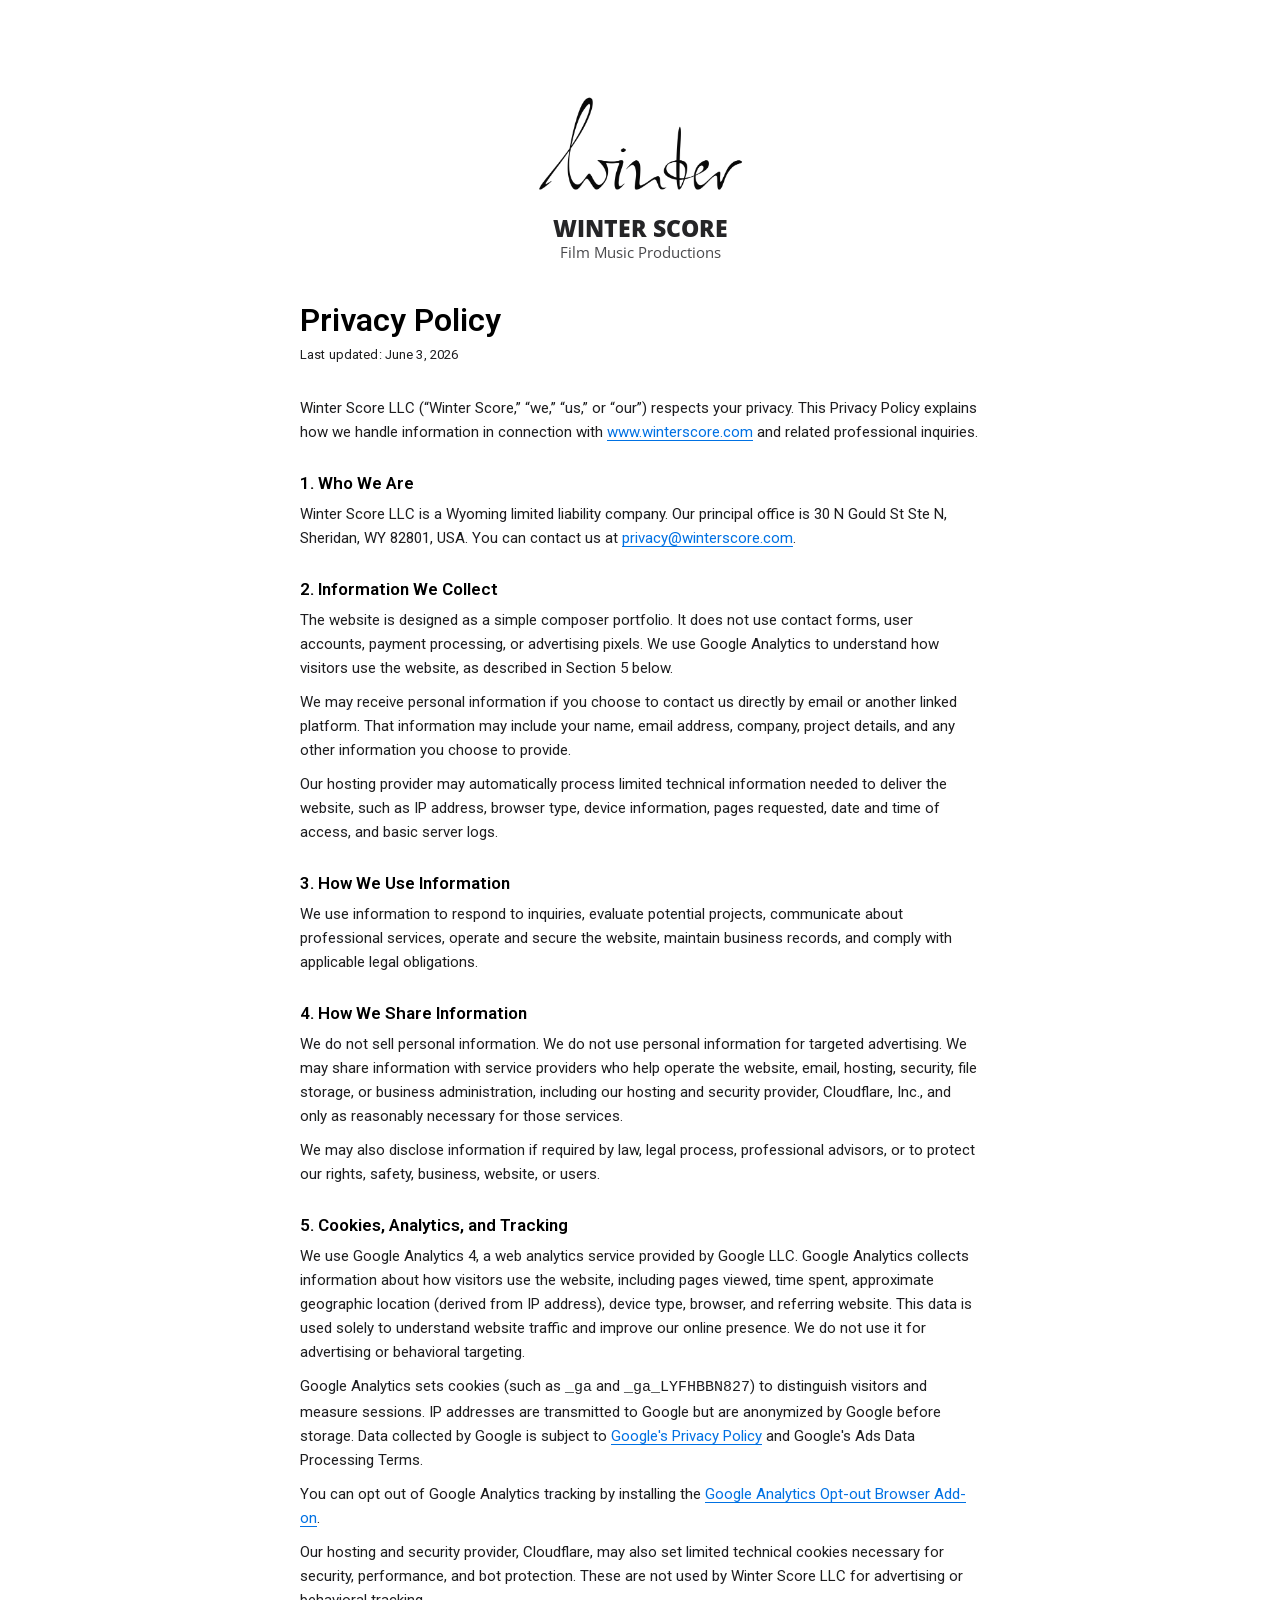
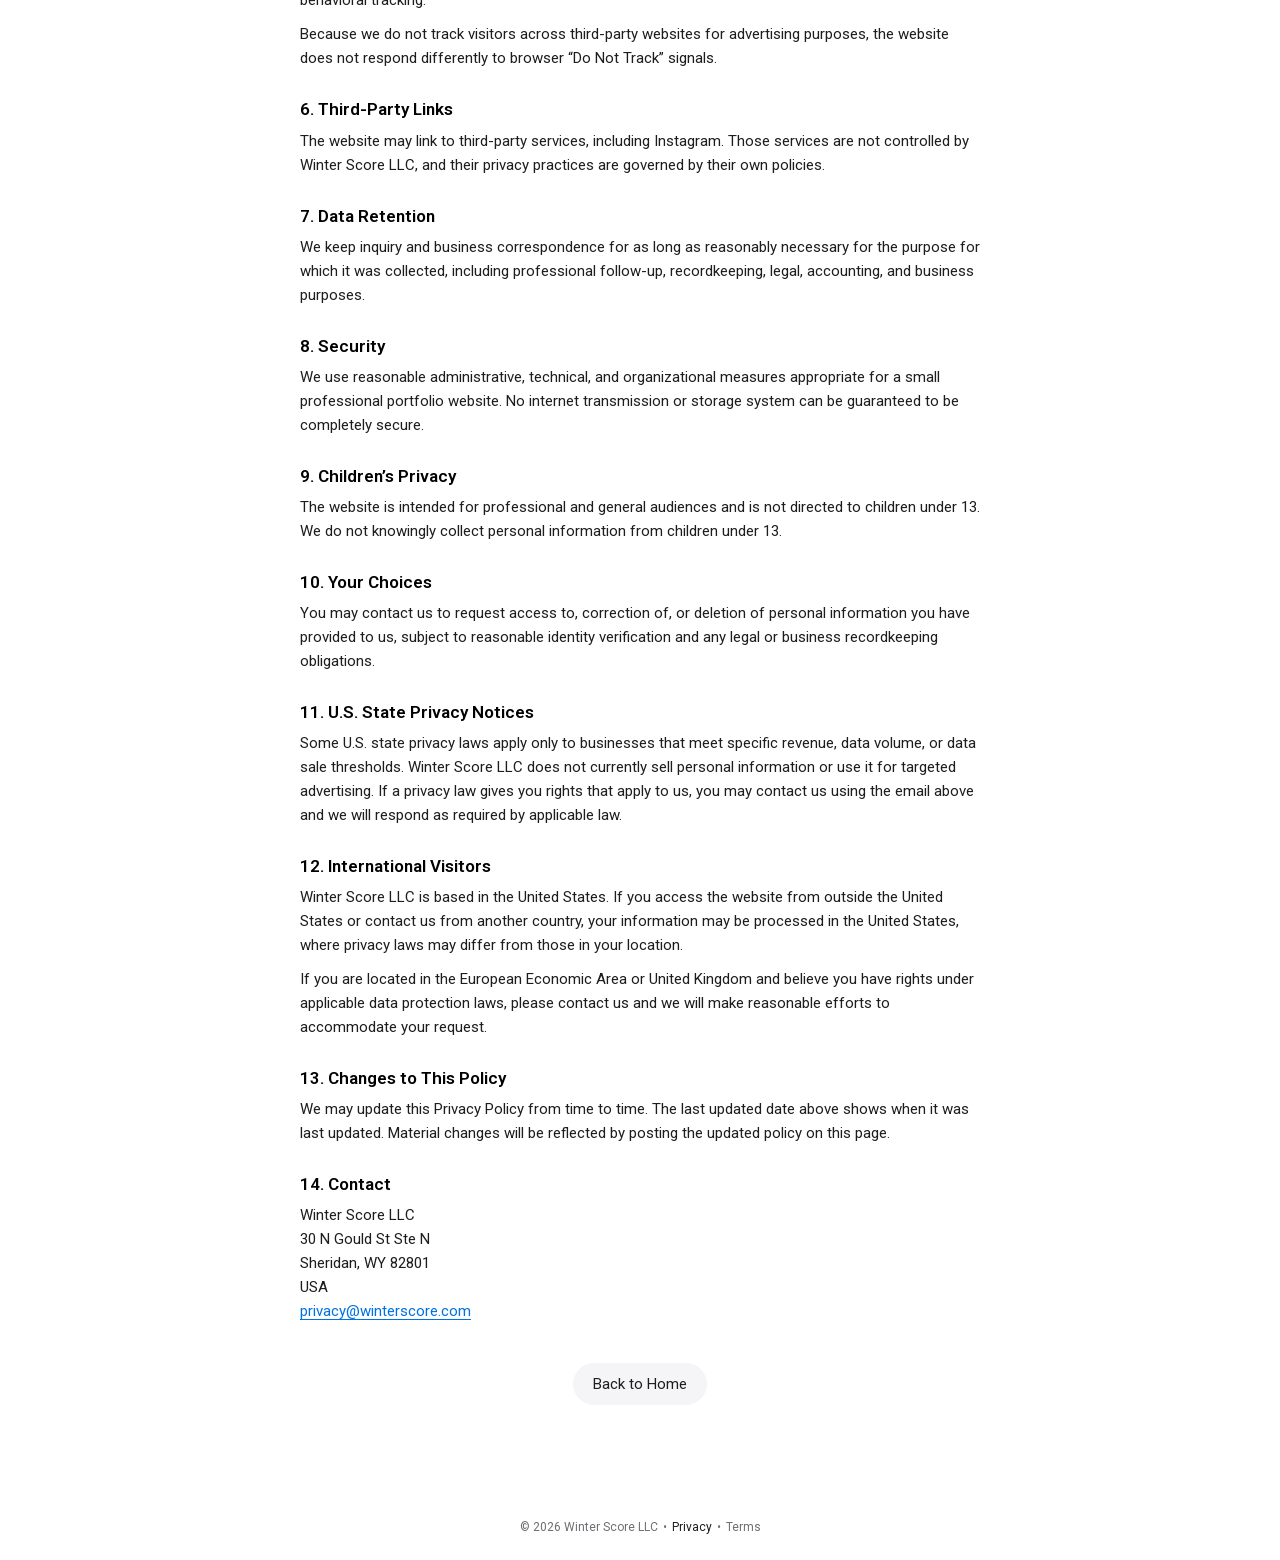
<file: privacy/index.html>
<!doctype html>
<html lang="en">
  <head>
    <!-- Google tag (gtag.js) -->
    <script async src="https://www.googletagmanager.com/gtag/js?id=G-LYFHBBN827"></script>
    <script>
      window.dataLayer = window.dataLayer || [];
      function gtag(){dataLayer.push(arguments);}
      gtag('js', new Date());
      gtag('config', 'G-LYFHBBN827');
    </script>
    <meta charset="utf-8">
    <meta name="viewport" content="width=device-width, initial-scale=1">
    <title>Privacy Policy | Winter Score</title>
    <meta
      name="description"
      content="Privacy Policy for Winter Score LLC and winterscore.com."
    >
    <link rel="canonical" href="https://www.winterscore.com/privacy/">
    <link rel="icon" href="../assets/images/winter-score-logo-black.png">
    <link rel="stylesheet" href="../styles.css?v=20260517-accessibility">
  </head>
  <body class="legal-page">
    <a class="skip-link" href="#main-content">Skip to content</a>
    <main class="legal" id="main-content">
      <a class="brand legal__brand" href="/" aria-label="Back to Winter Score home">
        <img class="brand__script" src="../assets/images/winter-score-logo-black.png" alt="">
        <span class="brand__text">
          <span>Winter Score</span>
          <small>Film Music Productions</small>
        </span>
      </a>

      <article class="legal__document">
        <h1>Privacy Policy</h1>
        <p class="legal__updated">Last updated: <time datetime="2026-06-03">June 3, 2026</time></p>

        <p>
          Winter Score LLC (“Winter Score,” “we,” “us,” or “our”) respects your privacy.
          This Privacy Policy explains how we handle information in connection with
          <a href="https://www.winterscore.com">www.winterscore.com</a> and related professional inquiries.
        </p>

        <h2>1. Who We Are</h2>
        <p>
          Winter Score LLC is a Wyoming limited liability company. Our principal office is
          30 N Gould St Ste N, Sheridan, WY 82801, USA. You can contact us at
          <a href="mailto:privacy@winterscore.com">privacy@winterscore.com</a>.
        </p>

        <h2>2. Information We Collect</h2>
        <p>
          The website is designed as a simple composer portfolio. It does not use
          contact forms, user accounts, payment processing, or advertising pixels.
          We use Google Analytics to understand how visitors use the website, as described in Section 5 below.
</p>
        <p>
          We may receive personal information if you choose to contact us directly by email or
          another linked platform. That information may include your name, email address, company,
          project details, and any other information you choose to provide.
        </p>
        <p>
          Our hosting provider may automatically process limited technical information needed to
          deliver the website, such as IP address, browser type, device information, pages requested,
          date and time of access, and basic server logs.
        </p>

        <h2>3. How We Use Information</h2>
        <p>
          We use information to respond to inquiries, evaluate potential projects, communicate about
          professional services, operate and secure the website, maintain business records, and comply
          with applicable legal obligations.
        </p>

        <h2>4. How We Share Information</h2>
        <p>
          We do not sell personal information. We do not use personal information for targeted
          advertising. We may share information with service providers who help operate the website,
          email, hosting, security, file storage, or business administration, including our hosting
          and security provider, Cloudflare, Inc., and only as reasonably necessary for those services.
        </p>
        <p>
          We may also disclose information if required by law, legal process, professional advisors,
          or to protect our rights, safety, business, website, or users.
        </p>

        <h2>5. Cookies, Analytics, and Tracking</h2>
        <p>
          We use Google Analytics 4, a web analytics service provided by Google LLC. Google Analytics
          collects information about how visitors use the website, including pages viewed, time spent,
          approximate geographic location (derived from IP address), device type, browser, and referring
          website. This data is used solely to understand website traffic and improve our online presence.
          We do not use it for advertising or behavioral targeting.
        </p>
        <p>
          Google Analytics sets cookies (such as <code>_ga</code> and <code>_ga_LYFHBBN827</code>) to
          distinguish visitors and measure sessions. IP addresses are transmitted to Google but are
          anonymized by Google before storage. Data collected by Google is subject to
          <a href=”https://policies.google.com/privacy” rel=”noopener noreferrer”>Google's Privacy Policy</a>
          and Google's Ads Data Processing Terms.
        </p>
        <p>
          You can opt out of Google Analytics tracking by installing the
          <a href=”https://tools.google.com/dlpage/gaoptout” rel=”noopener noreferrer”>Google Analytics Opt-out Browser Add-on</a>.
        </p>
        <p>
          Our hosting and security provider, Cloudflare, may also set limited technical cookies necessary
          for security, performance, and bot protection. These are not used by Winter Score LLC for
          advertising or behavioral tracking.
        </p>
        <p>
          Because we do not track visitors across third-party websites for advertising purposes, the
          website does not respond differently to browser “Do Not Track” signals.
        </p>

        <h2>6. Third-Party Links</h2>
        <p>
          The website may link to third-party services, including Instagram. Those services are not
          controlled by Winter Score LLC, and their privacy practices are governed by their own policies.
        </p>

        <h2>7. Data Retention</h2>
        <p>
          We keep inquiry and business correspondence for as long as reasonably necessary for the
          purpose for which it was collected, including professional follow-up, recordkeeping, legal,
          accounting, and business purposes.
        </p>

        <h2>8. Security</h2>
        <p>
          We use reasonable administrative, technical, and organizational measures appropriate for a
          small professional portfolio website. No internet transmission or storage system can be
          guaranteed to be completely secure.
        </p>

        <h2>9. Children’s Privacy</h2>
        <p>
          The website is intended for professional and general audiences and is not directed to children
          under 13. We do not knowingly collect personal information from children under 13.
        </p>

        <h2>10. Your Choices</h2>
        <p>
          You may contact us to request access to, correction of, or deletion of personal information
          you have provided to us, subject to reasonable identity verification and any legal or business
          recordkeeping obligations.
        </p>

        <h2>11. U.S. State Privacy Notices</h2>
        <p>
          Some U.S. state privacy laws apply only to businesses that meet specific revenue, data volume,
          or data sale thresholds. Winter Score LLC does not currently sell personal information or use
          it for targeted advertising. If a privacy law gives you rights that apply to us, you may
          contact us using the email above and we will respond as required by applicable law.
        </p>

        <h2>12. International Visitors</h2>
        <p>
          Winter Score LLC is based in the United States. If you access the website from outside the
          United States or contact us from another country, your information may be processed in the
          United States, where privacy laws may differ from those in your location.
        </p>
        <p>
          If you are located in the European Economic Area or United Kingdom and believe you have rights
          under applicable data protection laws, please contact us and we will make reasonable efforts
          to accommodate your request.
        </p>

        <h2>13. Changes to This Policy</h2>
        <p>
          We may update this Privacy Policy from time to time. The last updated date above shows when it
          was last updated. Material changes will be reflected by posting the updated policy on this page.
        </p>

        <h2>14. Contact</h2>
        <p>
          Winter Score LLC<br>
          30 N Gould St Ste N<br>
          Sheridan, WY 82801<br>
          USA<br>
          <a href="mailto:privacy@winterscore.com">privacy@winterscore.com</a>
        </p>
      </article>

      <nav class="legal__return" aria-label="Return navigation">
        <a href="/">Back to Home</a>
      </nav>
    </main>

    <footer class="site-footer legal__footer">
      <small class="footer-copy">&copy; 2026 Winter Score LLC</small>
      <span class="footer-sep" aria-hidden="true">•</span>
      <nav class="footer-nav" aria-label="Legal">
        <a href="/privacy/" aria-current="page">Privacy</a>
        <span class="footer-sep" aria-hidden="true">•</span>
        <a href="/terms/">Terms</a>
      </nav>
    </footer>
  </body>
</html>
</file>
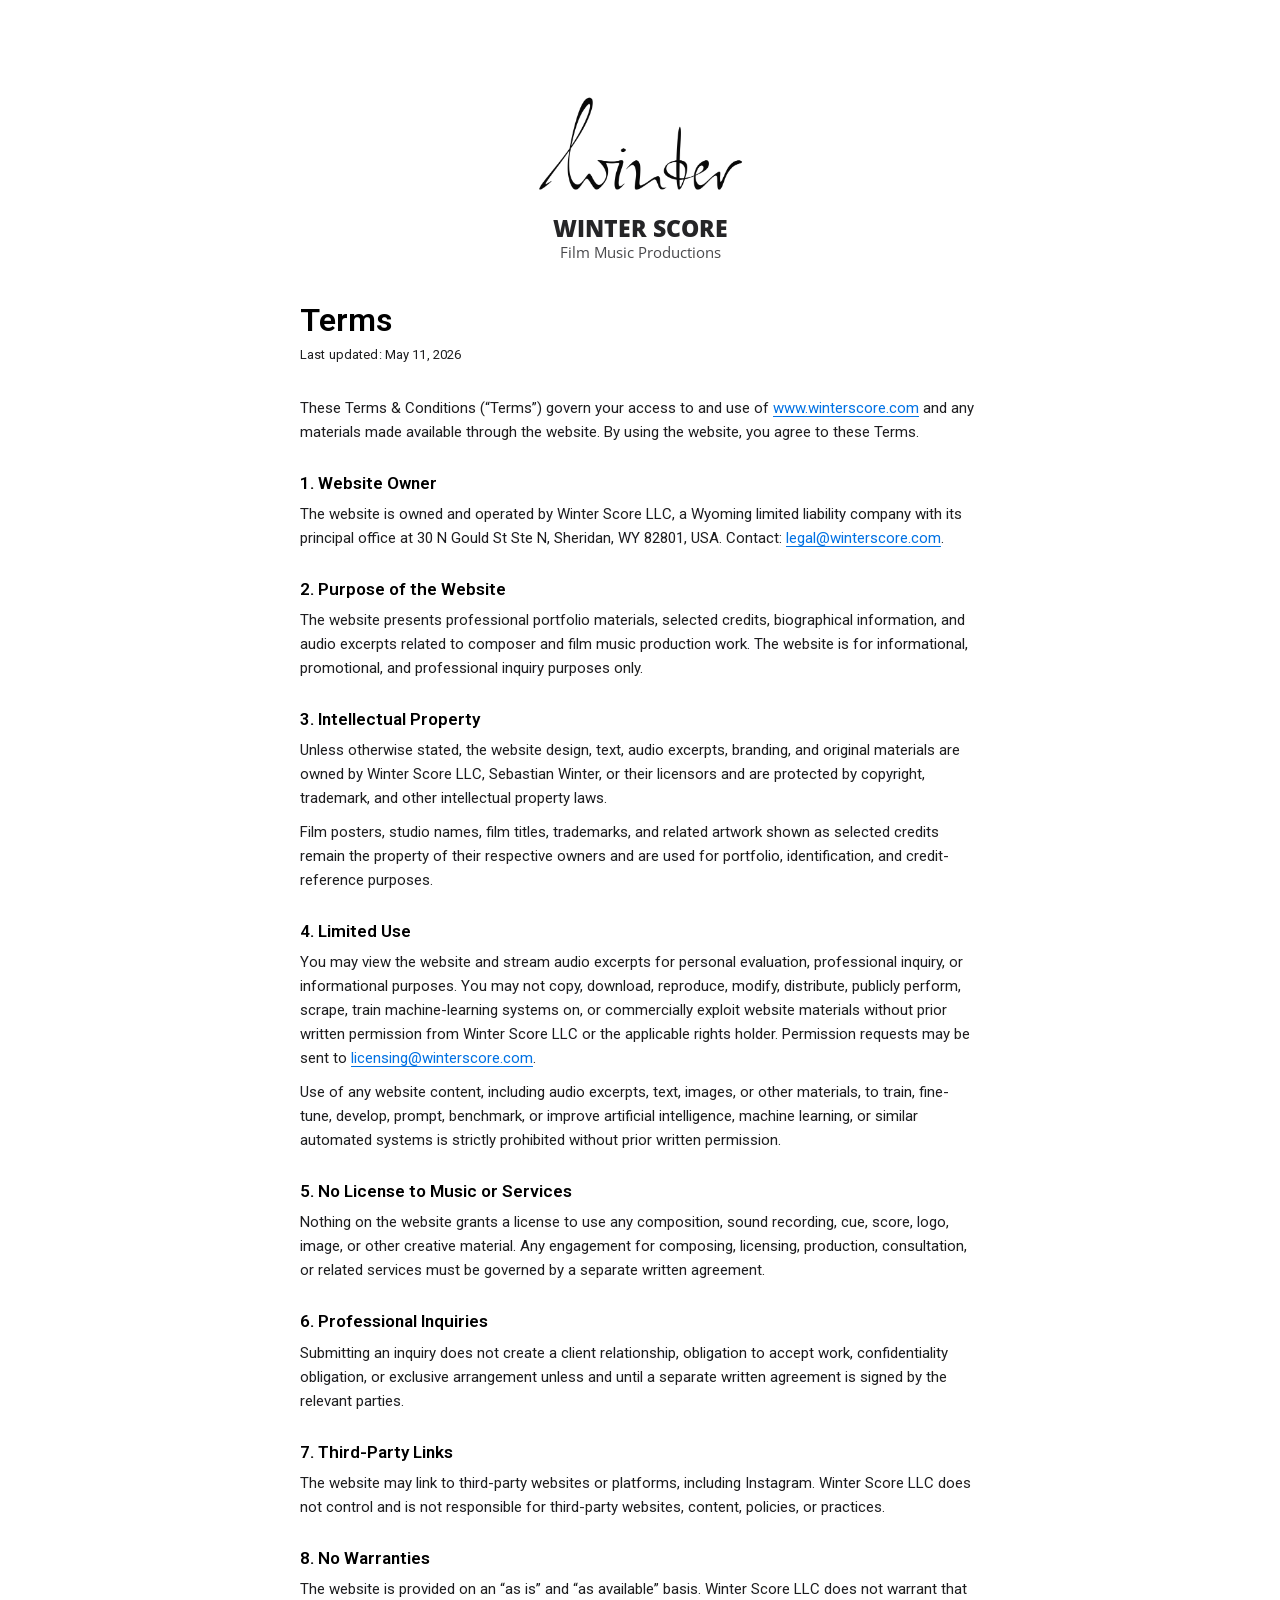
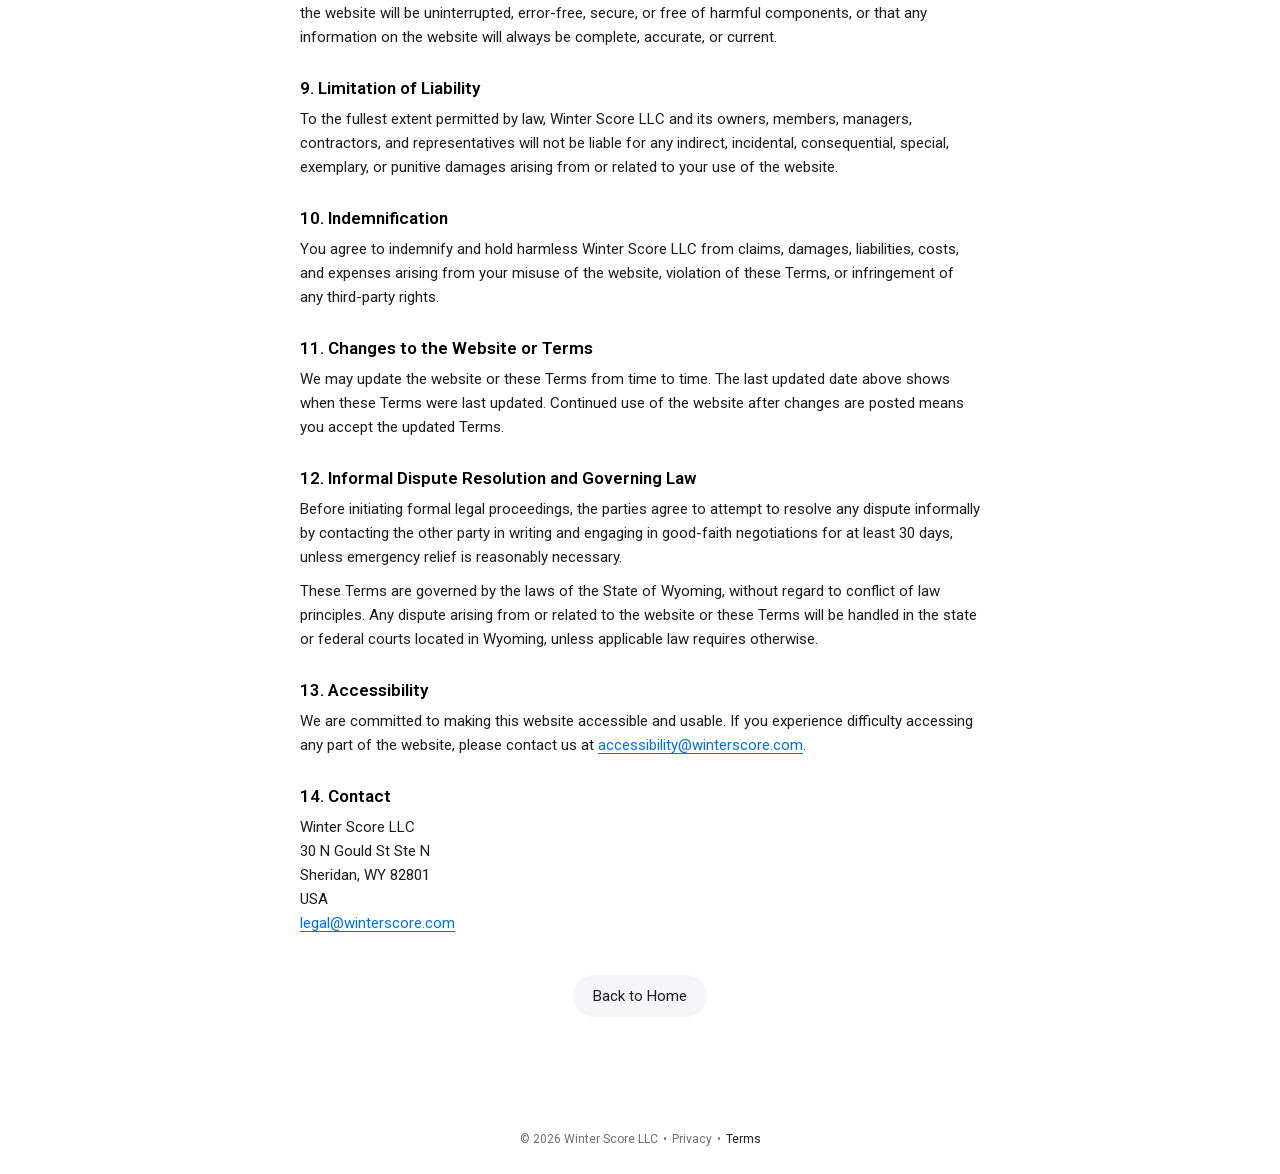
<file: terms/index.html>
<!doctype html>
<html lang="en">
  <head>
    <!-- Google tag (gtag.js) -->
    <script async src="https://www.googletagmanager.com/gtag/js?id=G-LYFHBBN827"></script>
    <script>
      window.dataLayer = window.dataLayer || [];
      function gtag(){dataLayer.push(arguments);}
      gtag('js', new Date());
      gtag('config', 'G-LYFHBBN827');
    </script>
    <meta charset="utf-8">
    <meta name="viewport" content="width=device-width, initial-scale=1">
    <title>Terms &amp; Conditions | Winter Score</title>
    <meta
      name="description"
      content="Terms and Conditions for Winter Score LLC and winterscore.com."
    >
    <link rel="canonical" href="https://www.winterscore.com/terms/">
    <link rel="icon" href="../assets/images/winter-score-logo-black.png">
    <link rel="stylesheet" href="../styles.css?v=20260517-accessibility">
  </head>
  <body class="legal-page">
    <a class="skip-link" href="#main-content">Skip to content</a>
    <main class="legal" id="main-content">
      <a class="brand legal__brand" href="/" aria-label="Back to Winter Score home">
        <img class="brand__script" src="../assets/images/winter-score-logo-black.png" alt="">
        <span class="brand__text">
          <span>Winter Score</span>
          <small>Film Music Productions</small>
        </span>
      </a>

      <article class="legal__document">
        <h1>Terms</h1>
        <p class="legal__updated">Last updated: <time datetime="2026-05-11">May 11, 2026</time></p>

        <p>
          These Terms &amp; Conditions (“Terms”) govern your access to and use of
          <a href="https://www.winterscore.com">www.winterscore.com</a> and any materials made
          available through the website. By using the website, you agree to these Terms.
        </p>

        <h2>1. Website Owner</h2>
        <p>
          The website is owned and operated by Winter Score LLC, a Wyoming limited liability company
          with its principal office at 30 N Gould St Ste N, Sheridan, WY 82801, USA. Contact:
          <a href="mailto:legal@winterscore.com">legal@winterscore.com</a>.
        </p>

        <h2>2. Purpose of the Website</h2>
        <p>
          The website presents professional portfolio materials, selected credits, biographical
          information, and audio excerpts related to composer and film music production work.
          The website is for informational, promotional, and professional inquiry purposes only.
        </p>

        <h2>3. Intellectual Property</h2>
        <p>
          Unless otherwise stated, the website design, text, audio excerpts, branding, and original
          materials are owned by Winter Score LLC, Sebastian Winter, or their licensors and are protected
          by copyright, trademark, and other intellectual property laws.
        </p>
        <p>
          Film posters, studio names, film titles, trademarks, and related artwork shown as selected
          credits remain the property of their respective owners and are used for portfolio, identification,
          and credit-reference purposes.
        </p>

        <h2>4. Limited Use</h2>
        <p>
          You may view the website and stream audio excerpts for personal evaluation, professional
          inquiry, or informational purposes. You may not copy, download, reproduce, modify, distribute,
          publicly perform, scrape, train machine-learning systems on, or commercially exploit website
          materials without prior written permission from Winter Score LLC or the applicable rights holder.
          Permission requests may be sent to
          <a href="mailto:licensing@winterscore.com">licensing@winterscore.com</a>.
        </p>
        <p>
          Use of any website content, including audio excerpts, text, images, or other materials, to
          train, fine-tune, develop, prompt, benchmark, or improve artificial intelligence, machine
          learning, or similar automated systems is strictly prohibited without prior written permission.
        </p>

        <h2>5. No License to Music or Services</h2>
        <p>
          Nothing on the website grants a license to use any composition, sound recording, cue, score,
          logo, image, or other creative material. Any engagement for composing, licensing, production,
          consultation, or related services must be governed by a separate written agreement.
        </p>

        <h2>6. Professional Inquiries</h2>
        <p>
          Submitting an inquiry does not create a client relationship, obligation to accept work,
          confidentiality obligation, or exclusive arrangement unless and until a separate written
          agreement is signed by the relevant parties.
        </p>

        <h2>7. Third-Party Links</h2>
        <p>
          The website may link to third-party websites or platforms, including Instagram. Winter Score LLC
          does not control and is not responsible for third-party websites, content, policies, or practices.
        </p>

        <h2>8. No Warranties</h2>
        <p>
          The website is provided on an “as is” and “as available” basis. Winter Score LLC does not warrant
          that the website will be uninterrupted, error-free, secure, or free of harmful components, or that
          any information on the website will always be complete, accurate, or current.
        </p>

        <h2>9. Limitation of Liability</h2>
        <p>
          To the fullest extent permitted by law, Winter Score LLC and its owners, members, managers,
          contractors, and representatives will not be liable for any indirect, incidental, consequential,
          special, exemplary, or punitive damages arising from or related to your use of the website.
        </p>

        <h2>10. Indemnification</h2>
        <p>
          You agree to indemnify and hold harmless Winter Score LLC from claims, damages, liabilities,
          costs, and expenses arising from your misuse of the website, violation of these Terms, or
          infringement of any third-party rights.
        </p>

        <h2>11. Changes to the Website or Terms</h2>
        <p>
          We may update the website or these Terms from time to time. The last updated date above shows when
          these Terms were last updated. Continued use of the website after changes are posted means you
          accept the updated Terms.
        </p>

        <h2>12. Informal Dispute Resolution and Governing Law</h2>
        <p>
          Before initiating formal legal proceedings, the parties agree to attempt to resolve any dispute
          informally by contacting the other party in writing and engaging in good-faith negotiations for
          at least 30 days, unless emergency relief is reasonably necessary.
        </p>
        <p>
          These Terms are governed by the laws of the State of Wyoming, without regard to conflict of law
          principles. Any dispute arising from or related to the website or these Terms will be handled in
          the state or federal courts located in Wyoming, unless applicable law requires otherwise.
        </p>

        <h2>13. Accessibility</h2>
        <p>
          We are committed to making this website accessible and usable. If you experience difficulty
          accessing any part of the website, please contact us at
          <a href="mailto:accessibility@winterscore.com">accessibility@winterscore.com</a>.
        </p>

        <h2>14. Contact</h2>
        <p>
          Winter Score LLC<br>
          30 N Gould St Ste N<br>
          Sheridan, WY 82801<br>
          USA<br>
          <a href="mailto:legal@winterscore.com">legal@winterscore.com</a>
        </p>
      </article>

      <nav class="legal__return" aria-label="Return navigation">
        <a href="/">Back to Home</a>
      </nav>
    </main>

    <footer class="site-footer legal__footer">
      <small class="footer-copy">&copy; 2026 Winter Score LLC</small>
      <span class="footer-sep" aria-hidden="true">•</span>
      <nav class="footer-nav" aria-label="Legal">
        <a href="/privacy/">Privacy</a>
        <span class="footer-sep" aria-hidden="true">•</span>
        <a href="/terms/" aria-current="page">Terms</a>
      </nav>
    </footer>
  </body>
</html>
</file>
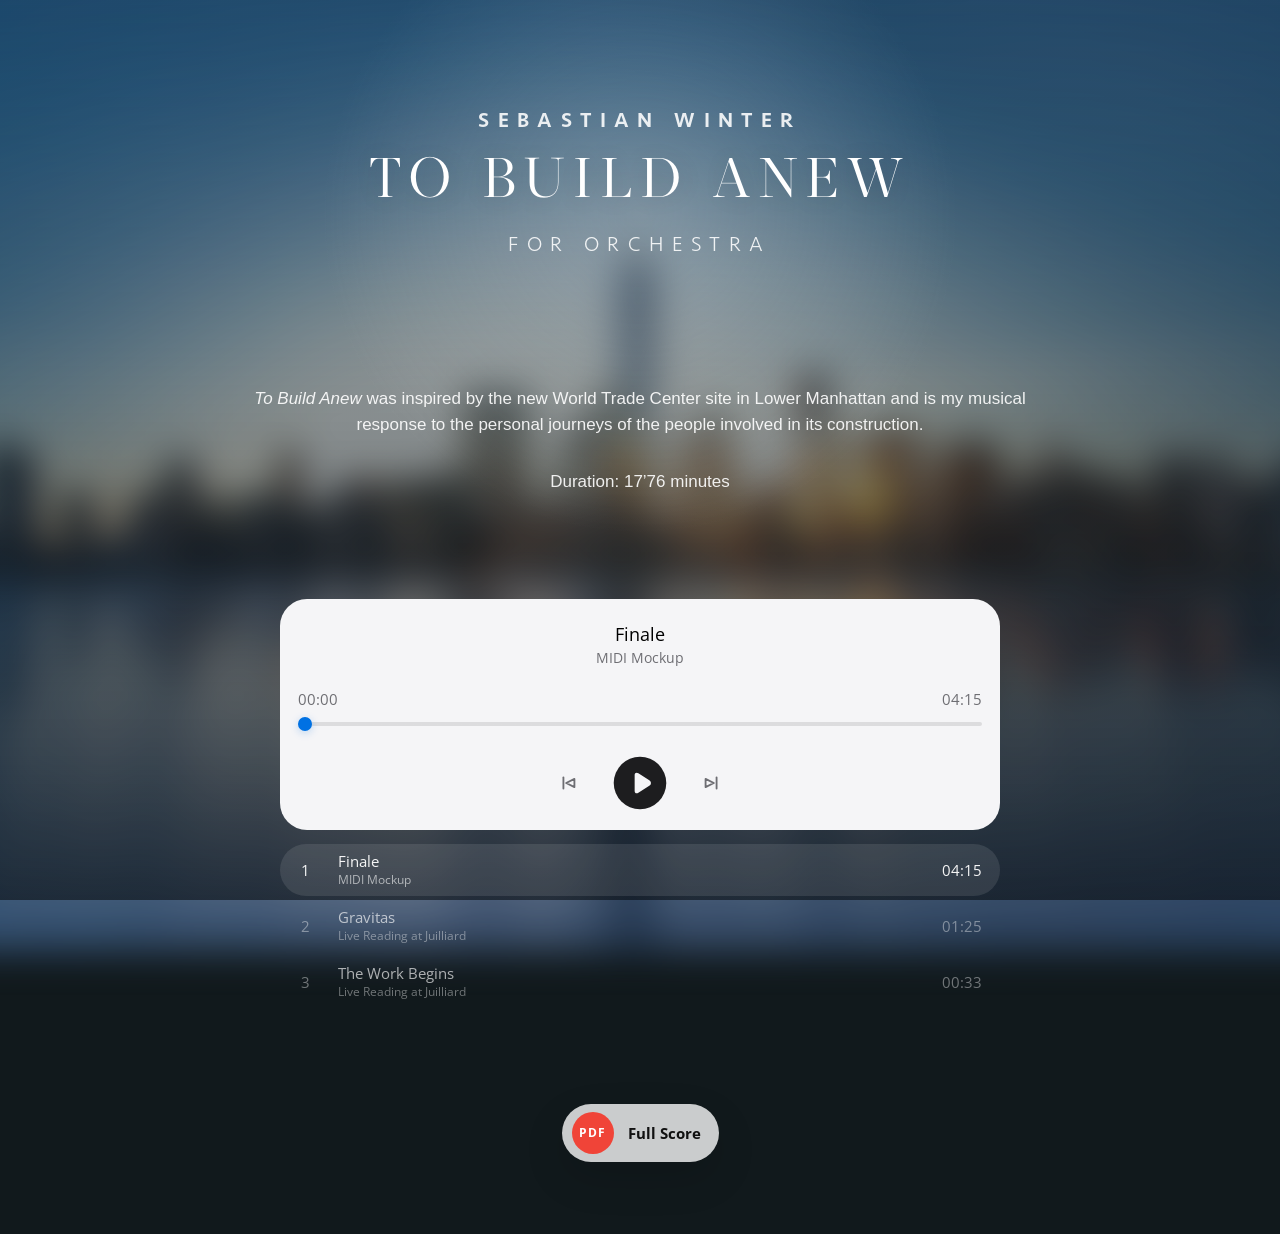
<file: to-build-anew/index.html>
<!DOCTYPE html>
<html lang="en">
  <head>
    <!-- Google tag (gtag.js) -->
    <script async src="https://www.googletagmanager.com/gtag/js?id=G-LYFHBBN827"></script>
    <script>
      window.dataLayer = window.dataLayer || [];
      function gtag(){dataLayer.push(arguments);}
      gtag('js', new Date());
      gtag('config', 'G-LYFHBBN827');
    </script>
    <meta charset="utf-8">
    <meta name="viewport" content="width=device-width, initial-scale=1">
    <title>To Build Anew | Sebastian Winter</title>
    <meta name="robots" content="noindex">
    <meta
      name="description"
      content="To Build Anew, a symphonic work for orchestra by Sebastian Winter."
    >
    <link rel="icon" href="/assets/images/winter-score-logo-black.png">
    <link rel="preload" href="/assets/images/to-build-anew-skyline.jpg" as="image">
    <link rel="stylesheet" href="/styles.css?v=20260603-to-build-anew-background">
  </head>
  <body class="to-build-anew-page">
    <a class="skip-link" href="#main-content">Skip to content</a>

    <main class="to-build-anew" id="main-content">
      <section class="tba-hero" aria-labelledby="tba-title">
        <p class="tba-kicker">Sebastian Winter</p>
        <h1 id="tba-title"><span>To Build</span> <span>Anew</span></h1>
        <p class="tba-subtitle">For Orchestra</p>
      </section>

      <section class="tba-statement" aria-label="Program note">
        <p>
          <em>To Build Anew</em> was inspired by the new World Trade Center site in Lower Manhattan
          and is my musical response to the personal journeys of the people involved in its construction.
        </p>
        <p>Duration: 17’76 minutes</p>
      </section>

      <section class="tba-listening" aria-labelledby="tba-player-title">
        <div class="player tba-player" data-player data-page-player="to-build-anew">
          <header class="player__header tba-player__header">
            <h2 id="tba-player-title">Listen</h2>
          </header>

          <audio data-audio preload="metadata"></audio>
          <p class="visually-hidden" data-player-status aria-live="polite">
            Current track: Finale, MIDI Mockup.
          </p>

          <div class="player__surface">
            <div class="now-playing">
              <div class="now-playing__copy">
                <h3 data-track-title>Finale</h3>
                <p data-subtitle>MIDI Mockup</p>
              </div>
            </div>

            <div class="player__timeline">
              <div class="time-row" aria-hidden="true">
                <span data-current>00:00</span>
                <span data-duration>00:00</span>
              </div>
              <input data-seek type="range" min="0" max="100" value="0" step="0.1" aria-label="Seek Finale" aria-valuetext="00:00 of 04:15">
            </div>

            <div class="transport" aria-label="Audio controls">
              <button class="icon-button" data-prev type="button" aria-label="Previous track">
                <svg viewBox="0 0 24 24" aria-hidden="true">
                  <path d="M7 6v12"></path>
                  <path d="M19 7.5 10 12l9 4.5z"></path>
                </svg>
              </button>
              <button class="play-button" data-toggle type="button" aria-label="Play current track">
                <svg class="play-button__art play-icon" viewBox="0 0 64 64" aria-hidden="true">
                  <defs>
                    <mask id="tba-player-play-cutout">
                      <rect width="64" height="64" fill="white"></rect>
                      <path
                        d="M26.1 23.15
                           C26.1 20.65 28.25 19.95 30.2 21.2
                           L42.25 28.85
                           C44.75 30.45 44.75 33.55 42.25 35.15
                           L30.2 42.8
                           C28.25 44.05 26.1 43.35 26.1 40.85
                           Z"
                        fill="black"
                      ></path>
                    </mask>
                  </defs>
                  <circle cx="32" cy="32" r="29" mask="url(#tba-player-play-cutout)"></circle>
                </svg>
                <svg class="play-button__art pause-icon" viewBox="0 0 64 64" aria-hidden="true">
                  <defs>
                    <mask id="tba-player-pause-cutout">
                      <rect width="64" height="64" fill="white"></rect>
                      <rect x="24" y="21" width="5.5" height="22" rx="2.75" fill="black"></rect>
                      <rect x="34.5" y="21" width="5.5" height="22" rx="2.75" fill="black"></rect>
                    </mask>
                  </defs>
                  <circle cx="32" cy="32" r="29" mask="url(#tba-player-pause-cutout)"></circle>
                </svg>
              </button>
              <button class="icon-button" data-next type="button" aria-label="Next track">
                <svg viewBox="0 0 24 24" aria-hidden="true">
                  <path d="M17 6v12"></path>
                  <path d="m5 7.5 9 4.5-9 4.5z"></path>
                </svg>
              </button>
            </div>
          </div>

          <ol class="track-list" data-track-list></ol>
        </div>
      </section>

      <section class="tba-score" aria-label="Score">
        <a class="tba-score__link" href="/assets/documents/To%20Build%20Anew%20(Score).pdf">
          <span class="tba-score__icon" aria-hidden="true">PDF</span>
          <span>
            <span class="tba-score__title">Full Score</span>
          </span>
        </a>
      </section>
    </main>

    <script src="/to-build-anew/to-build-anew.js?v=20260603"></script>
  </body>
</html>
</file>
<file: styles.css>
@font-face {
  font-family: "Open Sans";
  src: url("assets/fonts/OpenSans-VariableFont.ttf") format("truetype-variations");
  font-weight: 300 800;
  font-style: normal;
  font-display: swap;
}

@font-face {
  font-family: "Noto Sans Display";
  src: url("assets/fonts/NotoSansDisplay-VariableFont.ttf") format("truetype-variations");
  font-weight: 300 800;
  font-style: normal;
  font-display: swap;
}

@font-face {
  font-family: "Roboto";
  src: url("assets/fonts/roboto-latin.woff2") format("woff2");
  font-weight: 100 900;
  font-style: normal;
  font-display: swap;
  unicode-range: U+0000-00FF, U+0131, U+0152-0153, U+02BB-02BC, U+02C6,
    U+02DA, U+02DC, U+0304, U+0308, U+0329, U+2000-206F, U+20AC, U+2122,
    U+2191, U+2193, U+2212, U+2215, U+FEFF, U+FFFD;
}

@font-face {
  font-family: "Roboto";
  src: url("assets/fonts/roboto-latin-ext.woff2") format("woff2");
  font-weight: 100 900;
  font-style: normal;
  font-display: swap;
  unicode-range: U+0100-02BA, U+02BD-02C5, U+02C7-02CC, U+02CE-02D7,
    U+02DD-02FF, U+0304, U+0308, U+0329, U+1D00-1DBF, U+1E00-1E9F,
    U+1EF2-1EFF, U+2020, U+20A0-20AB, U+20AD-20C0, U+2113, U+2C60-2C7F,
    U+A720-A7FF;
}

@font-face {
  font-family: "Seravek";
  src: url("assets/fonts/Seravek-Medium.otf") format("opentype");
  font-weight: 500;
  font-style: normal;
  font-display: swap;
}

@font-face {
  font-family: "Seravek";
  src: url("assets/fonts/Seravek-Light.otf") format("opentype");
  font-weight: 300;
  font-style: normal;
  font-display: swap;
}

@font-face {
  font-family: "Acta Display";
  src: url("assets/fonts/ActaDisplay-Book.otf") format("opentype");
  font-weight: 400;
  font-style: normal;
  font-display: swap;
}

:root {
  color-scheme: light dark;
  --black: #000000;
  --near-black: #1d1d1f;
  --page: #ffffff;
  --surface: #ffffff;
  --shared-surface: #f5f5f7;
  --credits-toggle-hover: #e7e7eb;
  --panel: var(--shared-surface);
  --player-surface: var(--shared-surface);
  --poster-placeholder: #e8e8ed;
  --surface-hover: #f1f1f3;
  --text: #1d1d1f;
  --text-strong: #000000;
  --muted: #6e6e73;
  --soft: #424245;
  --quiet: #86868b;
  --hairline: rgba(0, 0, 0, 0.1);
  --hover-fill: rgba(0, 0, 0, 0.035);
  --active-fill: var(--shared-surface);
  --accent: #0071e3;
  --footer: var(--shared-surface);
  --footer-text: #6e6e73;
  --footer-icon: var(--footer-text);
  --max: 980px;
}

@media (prefers-color-scheme: dark) {
  :root {
    --black: #000000;
    --near-black: #f5f5f7;
    --page: #000000;
    --shared-surface: #232326;
    --credits-toggle-hover: #313136;
    --panel: var(--shared-surface);
    --surface: #1c1c1e;
    --player-surface: var(--shared-surface);
    --poster-placeholder: #101012;
    --surface-hover: #242427;
    --text: #f5f5f7;
    --text-strong: #ffffff;
    --muted: #a1a1a6;
    --soft: #d2d2d7;
    --quiet: #86868b;
    --hairline: rgba(255, 255, 255, 0.12);
    --hover-fill: rgba(255, 255, 255, 0.075);
    --active-fill: var(--shared-surface);
    --accent: #2997ff;
    --footer: var(--shared-surface);
    --footer-text: #a1a1a6;
    --footer-icon: var(--footer-text);
  }

  .brand__script {
    filter: invert(1);
  }

}

* {
  box-sizing: border-box;
}

html {
  scroll-behavior: smooth;
}

body {
  margin: 0;
  background: var(--page);
  color: var(--text);
  font-family: "Open Sans", ui-sans-serif, system-ui, -apple-system, BlinkMacSystemFont, "Segoe UI", sans-serif;
  letter-spacing: 0;
  overflow-x: hidden;
}

img {
  display: block;
  max-width: 100%;
}

a {
  color: inherit;
  text-decoration-color: color-mix(in srgb, var(--accent) 42%, transparent);
  text-underline-offset: 0.16em;
}

button:focus-visible,
a:focus-visible,
input[type="range"]:focus-visible {
  outline: 2px solid color-mix(in srgb, var(--accent) 64%, transparent);
  outline-offset: 4px;
}

.visually-hidden {
  position: absolute;
  width: 1px;
  height: 1px;
  padding: 0;
  overflow: hidden;
  clip: rect(0 0 0 0);
  white-space: nowrap;
  border: 0;
}

.skip-link {
  position: fixed;
  top: 14px;
  left: 14px;
  z-index: 1000;
  min-height: 42px;
  display: inline-flex;
  align-items: center;
  justify-content: center;
  padding: 0 18px;
  border-radius: 999px;
  background: var(--text-strong);
  color: var(--page);
  font-family: "Open Sans", ui-sans-serif, system-ui, sans-serif;
  font-size: 15px;
  font-weight: 400;
  line-height: 1;
  text-decoration: none;
  transform: translateY(-72px);
  transition: transform 180ms ease;
}

.skip-link:focus-visible {
  transform: translateY(0);
}

.hero {
  min-height: 40vh;
  display: grid;
  place-items: center;
  align-content: center;
  gap: 37px;
  padding: 96px 24px 30px;
}

.brand {
  display: grid;
  justify-items: center;
  width: 100%;
  transform: translateY(-44px);
}

.brand__script {
  width: 205px;
  height: auto;
  margin-bottom: 25px;
}

.brand__text {
  display: grid;
  justify-items: center;
  gap: 4px;
  text-transform: none;
  width: 100%;
  text-align: center;
}

.brand__text span {
  font-family: "Open Sans", ui-sans-serif, system-ui, sans-serif;
  font-size: 23px;
  font-weight: 800;
  line-height: 1;
  text-transform: uppercase;
}

.brand__text small {
  color: var(--soft);
  font-family: "Open Sans", ui-sans-serif, system-ui, sans-serif;
  font-size: 15px;
  font-weight: 400;
  line-height: 1.15;
}

.hero h1 {
  position: relative;
  top: 18px;
  margin: 0;
  color: var(--text-strong);
  font-family: "Open Sans", ui-sans-serif, system-ui, sans-serif;
  font-size: 25px;
  font-weight: 400;
  line-height: 1.2;
  text-align: center;
  animation: focusReveal 2s cubic-bezier(0.22, 1, 0.36, 1) both;
  will-change: filter, opacity;
}

@keyframes focusReveal {
  0% {
    opacity: 0.35;
    filter: blur(12px);
  }

  100% {
    opacity: 1;
    filter: blur(0);
  }
}

@media (prefers-reduced-motion: reduce) {
  .hero h1 {
    animation: none;
  }
}

.credits {
  padding: 87px 24px clamp(64px, 6vw, 88px);
}

.section-label {
  margin: 0 auto 14px;
  color: var(--soft);
  font-family: "Open Sans", ui-sans-serif, system-ui, sans-serif;
  font-size: 15px;
  font-weight: 400;
  line-height: 1.2;
  text-align: center;
}

.poster-rail {
  width: min(var(--max), 100%);
  margin: 0 auto;
  display: grid;
  grid-template-columns: repeat(4, minmax(0, 1fr));
  gap: 6px;
}

.poster-card {
  position: relative;
  overflow: hidden;
  border-radius: 0;
  background: var(--poster-placeholder);
  aspect-ratio: 7 / 10;
  isolation: isolate;
}

.poster-card:first-child {
  border-top-left-radius: 27px;
}

.poster-card:nth-child(4) {
  border-top-right-radius: 27px;
}

.poster-card:nth-last-child(4) {
  border-bottom-left-radius: 27px;
}

.poster-card:last-child {
  border-bottom-right-radius: 27px;
}

.credits:not(.is-expanded) .poster-card:nth-child(n + 9) {
  display: none;
}

.credits:not(.is-expanded) .poster-card:nth-child(5) {
  border-bottom-left-radius: 27px;
}

.credits:not(.is-expanded) .poster-card:nth-child(8) {
  border-bottom-right-radius: 27px;
}

.credits:not(.is-expanded) .poster-card:nth-child(n + 9) {
  border-radius: 0;
}

.credits.is-expanded .poster-card:nth-last-child(4) {
  border-bottom-left-radius: 27px;
}

.credits.is-expanded .poster-card:last-child {
  border-bottom-right-radius: 27px;
}

.poster-card img {
  display: block;
  width: 100%;
  height: 100%;
  object-fit: cover;
  object-position: center center;
  filter: saturate(0.92) contrast(1.03) brightness(1) blur(0px);
  transform: scale(1.0001);
  transform-origin: 50% 50%;
  transition:
    filter 640ms cubic-bezier(0.4, 0, 0.25, 1),
    transform 640ms cubic-bezier(0.4, 0, 0.25, 1);
  will-change: transform, filter;
}

.poster-card::after {
  position: absolute;
  inset: 0;
  content: "";
  background: linear-gradient(180deg, transparent 58%, rgba(0, 0, 0, 0.18));
  opacity: 0;
  pointer-events: none;
  transition: opacity 640ms cubic-bezier(0.4, 0, 0.25, 1);
}

.poster-card:hover img,
.poster-card:focus-visible img,
.poster-card:focus-within img {
  filter: saturate(1.02) contrast(1.07) brightness(1.04) blur(4px);
  transform: scale(1.05);
}

.poster-card:hover::after {
  opacity: 1;
}

.poster-card:focus-visible::after,
.poster-card:focus-within::after {
  opacity: 1;
}

.poster-card:focus-visible {
  outline: 2px solid #ffffff;
  outline-offset: -3px;
}

.poster-card__role {
  position: absolute;
  right: 0;
  bottom: 0;
  left: 0;
  z-index: 1;
  margin: 0;
  padding: 36px 10px 11px;
  background: linear-gradient(180deg, transparent, rgba(0, 0, 0, 0.66));
  color: #ffffff;
  font-family: "Open Sans", ui-sans-serif, system-ui, sans-serif;
  font-size: 13px;
  font-weight: 400;
  line-height: 1.25;
  text-align: center;
  text-shadow: 0 1px 3px rgba(0, 0, 0, 0.5);
  opacity: 0;
  transform: translateY(4px);
  pointer-events: none;
  transition:
    opacity 640ms cubic-bezier(0.4, 0, 0.25, 1),
    transform 640ms cubic-bezier(0.4, 0, 0.25, 1);
}

.poster-card:hover .poster-card__role,
.poster-card:focus-visible .poster-card__role,
.poster-card:focus-within .poster-card__role {
  opacity: 1;
  transform: translateY(0);
}

.credits-toggle {
  display: block;
  min-height: 42px;
  margin: 28px auto 0;
  padding: 0 20px;
  border-radius: 999px;
  background: var(--shared-surface);
  color: #000000;
  font-family: "Open Sans", ui-sans-serif, system-ui, sans-serif;
  font-size: 15px;
  font-weight: 400;
  line-height: 1;
  transition: background-color 320ms cubic-bezier(0.4, 0, 0.25, 1);
}

.credits-toggle:hover,
.credits-toggle:focus-visible {
  background: var(--credits-toggle-hover);
}

.bio {
  background: var(--panel);
  display: grid;
  justify-items: center;
  padding: clamp(72px, 9vw, 105px) 24px clamp(76px, 9vw, 112px);
}

.bio__identity {
  display: grid;
  justify-items: center;
  margin-bottom: 56px;
}

.bio__portrait {
  width: 140px;
  height: 140px;
  overflow: hidden;
  border-radius: 50%;
  margin-bottom: 16px;
}

.bio__portrait img {
  width: 100%;
  height: 100%;
  object-fit: cover;
  transform: translateY(-4px) scale(1.12);
  transform-origin: center;
}

.bio__identity h2 {
  margin: 0 0 2px;
  font-family: "Open Sans", ui-sans-serif, system-ui, sans-serif;
  font-size: 17px;
  line-height: 1.47;
  font-weight: 700;
}

.bio__identity p {
  margin: 0;
  color: var(--text-strong);
  font-family: "Open Sans", ui-sans-serif, system-ui, sans-serif;
  font-size: 17px;
  font-weight: 400;
  line-height: 1.47;
}

.bio__copy {
  width: min(820px, 100%);
  color: var(--text);
  font-family: "Open Sans", ui-sans-serif, system-ui, sans-serif;
  font-size: 17px;
  font-weight: 400;
  line-height: 1.62;
}

.bio__copy p {
  margin: 0;
}

.bio__copy p + p {
  margin-top: 24px;
}

.bio__copy strong {
  color: var(--text-strong);
  font-weight: 700;
}

.music {
  padding: clamp(74px, 8vw, 98px) 24px clamp(84px, 8vw, 112px);
}

.player {
  width: min(720px, 100%);
  margin: 0 auto;
  --progress: 0%;
}

.player__header {
  text-align: center;
  margin-bottom: 26px;
}

.player__header h2 {
  margin: 0;
  font-family: "Open Sans", ui-sans-serif, system-ui, sans-serif;
  font-size: 25px;
  font-weight: 400;
  line-height: 1.2;
}

.player__surface {
  overflow: hidden;
  border-radius: 27px;
  background: var(--player-surface);
  padding: 18px;
}

.now-playing {
  text-align: center;
  padding-top: 6px;
}

.now-playing__copy {
  min-width: 0;
}

.now-playing__copy h3 {
  overflow: hidden;
  margin: 0 0 4px;
  color: var(--text-strong);
  font-family: "Open Sans", ui-sans-serif, system-ui, sans-serif;
  font-size: 18px;
  font-weight: 400;
  line-height: 1.25;
  text-overflow: ellipsis;
  white-space: nowrap;
}

.now-playing__copy p {
  overflow: hidden;
  margin: 0;
  color: var(--muted);
  font-family: "Open Sans", ui-sans-serif, system-ui, sans-serif;
  font-size: 14px;
  font-weight: 400;
  line-height: 1.35;
  text-overflow: ellipsis;
  white-space: nowrap;
}

.player__timeline {
  margin-top: 24px;
}

input[type="range"] {
  appearance: none;
  width: 100%;
  margin: 0;
  height: 18px;
  background: transparent;
  cursor: pointer;
}

input[type="range"]::-webkit-slider-runnable-track {
  height: 4px;
  border-radius: 999px;
  background: linear-gradient(
    90deg,
    var(--accent) 0 var(--progress),
    var(--hairline) var(--progress) 100%
  );
}

input[type="range"]::-webkit-slider-thumb {
  appearance: none;
  width: 14px;
  height: 14px;
  margin-top: -5px;
  border: 0;
  border-radius: 50%;
  background: var(--accent);
  box-shadow: 0 2px 9px rgba(0, 113, 227, 0.24);
}

input[type="range"]::-moz-range-track {
  height: 4px;
  border-radius: 999px;
  background: var(--hairline);
}

input[type="range"]::-moz-range-progress {
  height: 4px;
  border-radius: 999px;
  background: var(--accent);
}

input[type="range"]::-moz-range-thumb {
  width: 14px;
  height: 14px;
  border: 0;
  border-radius: 50%;
  background: var(--accent);
}

.time-row {
  display: flex;
  justify-content: space-between;
  margin-bottom: 8px;
  color: var(--muted);
  font-family: "Open Sans", ui-sans-serif, system-ui, sans-serif;
  font-size: 15px;
  font-weight: 400;
  line-height: 1;
}

.transport {
  display: flex;
  align-items: center;
  justify-content: center;
  gap: 22px;
  margin-top: 16px;
}

button {
  border: 0;
  color: var(--near-black);
  background: transparent;
  font: inherit;
  cursor: pointer;
}

.icon-button {
  width: 42px;
  height: 42px;
  padding: 0;
  display: grid;
  place-items: center;
  border-radius: 50%;
  color: var(--muted);
  line-height: 0;
  transition:
    background-color 160ms ease,
    color 160ms ease,
    transform 160ms ease;
}

.icon-button svg {
  width: 22px;
  height: 22px;
  fill: none;
  stroke: currentColor;
  stroke-linecap: round;
  stroke-linejoin: round;
  stroke-width: 2;
}

.icon-button:hover {
  background: var(--hover-fill);
  color: var(--near-black);
}

.play-button {
  width: 58px;
  height: 58px;
  padding: 0;
  display: grid;
  place-items: center;
  border-radius: 50%;
  background: transparent;
  color: var(--near-black);
  line-height: 0;
  transition:
    transform 320ms cubic-bezier(0.4, 0, 0.25, 1);
}

.play-button:hover {
  transform: scale(1.055);
}

.play-button__art {
  grid-area: 1 / 1;
  width: 58px;
  height: 58px;
  display: block;
  overflow: visible;
}

.play-button__art circle {
  fill: currentColor;
}

.pause-icon {
  display: none;
}

.play-button.is-playing .play-icon {
  display: none;
}

.play-button.is-playing .pause-icon {
  display: block;
}

.track-list {
  display: grid;
  gap: 4px;
  margin: 14px 0 0;
  padding: 0;
  list-style: none;
}

.track-list li {
  display: grid;
  grid-template-columns: 30px minmax(0, 1fr) 58px;
  gap: 12px;
  align-items: center;
  min-height: 52px;
  border-radius: 27px;
  color: var(--muted);
  font-family: "Open Sans", ui-sans-serif, system-ui, sans-serif;
  font-size: 15px;
  font-weight: 400;
  padding: 0 18px 0 10px;
  transition:
    background-color 160ms ease,
    color 160ms ease;
}

.track-list button {
  display: grid;
  gap: 2px;
  min-width: 0;
  overflow: hidden;
  text-align: left;
  font-family: "Open Sans", ui-sans-serif, system-ui, sans-serif;
  font-size: 15px;
  font-weight: 400;
  color: inherit;
}

.track-title,
.track-genre {
  overflow: hidden;
  text-overflow: ellipsis;
  white-space: nowrap;
}

.track-title {
  color: inherit;
  line-height: 1.25;
}

.track-genre {
  color: var(--quiet);
  font-size: 12px;
  line-height: 1.2;
}

.track-list .number {
  text-align: center;
  color: var(--quiet);
}

.track-list .duration {
  text-align: right;
  color: var(--quiet);
}

.track-list li:hover {
  background: var(--hover-fill);
  color: var(--near-black);
}

.track-list li.is-active {
  background: var(--active-fill);
}

.track-list li.is-active,
.track-list li.is-active .duration,
.track-list li.is-active .number,
.track-list li.is-active .track-title {
  color: var(--text-strong);
}

.track-list li.is-active .track-genre {
  color: var(--muted);
}

.site-footer {
  background: var(--footer);
  color: var(--footer-text);
  padding: 28px 16px 24px;
  text-align: center;
  font-family: "Open Sans", ui-sans-serif, system-ui, sans-serif;
  font-size: 12px;
  font-weight: 300;
  line-height: 1.4;
}

.site-footer p {
  margin: 2px 0;
}

.site-footer a {
  color: inherit;
  text-decoration: none;
  transition: color 160ms ease;
}

.site-footer a:hover {
  color: #000000;
}

.instagram {
  width: 29px;
  height: 29px;
  display: inline-grid;
  place-items: center;
  margin-bottom: 5px;
}

.instagram svg {
  width: 25px;
  height: 25px;
  fill: var(--footer-icon);
  transition: fill 160ms ease;
}

.instagram:hover svg {
  fill: #000000;
}

.legal-page {
  min-height: 100vh;
  min-height: 100svh;
  background: var(--page);
  display: flex;
  flex-direction: column;
}

.legal {
  width: 100%;
  max-width: 760px;
  margin: 0 auto;
  padding: 48px 24px 40px;
  padding-top: max(48px, calc(env(safe-area-inset-top) + 32px));
  text-align: left;
}

.legal__brand {
  width: 100%;
  display: grid;
  margin: 0 auto 40px;
  opacity: 0.96;
  text-decoration: none;
  transform: none;
  transition:
    opacity 180ms ease,
    transform 180ms ease;
}

.legal__brand:hover {
  opacity: 1;
  transform: translateY(-1px);
}

.legal__brand .brand__script {
  width: 205px;
  margin-bottom: 25px;
}

.legal__document {
  width: 100%;
  margin: 0;
  color: var(--text);
  font-family: "Roboto", -apple-system, BlinkMacSystemFont, "Segoe UI", "Helvetica Neue", Helvetica, Arial, sans-serif;
  font-size: 15px;
  font-weight: 400;
  line-height: 1.6;
}

.legal__document h1 {
  margin: 0 0 8px;
  color: var(--text-strong);
  font-family: "Roboto", -apple-system, BlinkMacSystemFont, "Segoe UI", "Helvetica Neue", Helvetica, Arial, sans-serif;
  font-size: clamp(26px, 3.2vw, 32px);
  font-weight: 600;
  line-height: 1.15;
  letter-spacing: 0;
  text-align: left;
}

.legal__updated {
  margin: 0 0 32px;
  color: var(--muted);
  font-size: 13px;
  font-weight: 400;
  line-height: 1.35;
  letter-spacing: 0.01em;
}

.legal__document h2 {
  margin: 28px 0 8px;
  padding-top: 0;
  color: var(--text-strong);
  font-family: "Roboto", -apple-system, BlinkMacSystemFont, "Segoe UI", "Helvetica Neue", Helvetica, Arial, sans-serif;
  font-size: 17px;
  font-weight: 600;
  line-height: 1.3;
  letter-spacing: 0;
}

.legal__document p {
  margin: 0 0 10px;
  color: var(--text);
}

.legal__document p + p {
  margin-top: 0;
}

.legal__document .legal__updated {
  margin: 0 0 32px;
}

.legal__document a {
  color: var(--accent);
  text-decoration: underline;
  text-decoration-thickness: 1px;
  text-underline-offset: 3px;
}

.legal__document a:hover {
  text-decoration-thickness: 2px;
}

.legal-page .site-footer {
  background: transparent;
  display: flex;
  flex-flow: row nowrap;
  align-items: center;
  justify-content: center;
  gap: 5px;
  width: 100%;
  margin: 0 auto;
  padding: 16px 24px max(24px, env(safe-area-inset-bottom));
  color: var(--muted);
  font-family: "Roboto", -apple-system, BlinkMacSystemFont, "Segoe UI", "Helvetica Neue", Helvetica, Arial, sans-serif;
  font-size: 12px;
  font-weight: 400;
  line-height: 1.35;
  text-align: center;
}

.legal-page .site-footer small,
.legal-page .site-footer nav {
  font-size: inherit;
}

.legal-page .footer-nav {
  display: inline-flex;
  align-items: center;
  gap: 5px;
}

.legal-page .site-footer a {
  color: var(--muted);
  border-radius: 4px;
  padding: 2px 0;
  text-decoration: none;
  transition: color 120ms ease;
}

.legal-page .site-footer a:hover,
.legal-page .site-footer a:focus-visible,
.legal-page .site-footer a[aria-current="page"] {
  color: var(--text);
}

.legal-page .site-footer a:focus-visible {
  outline: 2px solid var(--accent);
  outline-offset: 2px;
}

.legal-page .footer-sep {
  opacity: 1;
}

.legal__return {
  margin: 40px 0 0;
  font-family: "Roboto", -apple-system, BlinkMacSystemFont, "Segoe UI", "Helvetica Neue", Helvetica, Arial, sans-serif;
  font-size: 15px;
  line-height: 1.4;
  text-align: center;
}

.legal__return a {
  min-height: 42px;
  display: inline-flex;
  align-items: center;
  justify-content: center;
  padding: 0 20px;
  border-radius: 999px;
  background: var(--shared-surface);
  color: var(--text);
  text-decoration: none;
  transition:
    background-color 180ms ease,
    transform 180ms ease;
}

.legal__return a:hover,
.legal__return a:focus-visible {
  background: var(--credits-toggle-hover);
  transform: translateY(-1px);
}

.not-found-page {
  background: var(--page);
}

.not-found {
  width: 100%;
  max-width: 760px;
  flex: 1;
  display: grid;
  align-content: start;
  justify-items: center;
  margin: 0 auto;
  padding: 96px 24px 40px;
  padding-top: max(96px, calc(env(safe-area-inset-top) + 96px));
  text-align: center;
}

.not-found__brand {
  margin-bottom: 46px;
  transform: translateY(-44px);
}

.not-found__brand:hover,
.not-found__brand:focus-visible {
  transform: translateY(-44px);
}

.not-found__content {
  max-width: 460px;
  color: var(--text);
  font-family: "Open Sans", ui-sans-serif, system-ui, sans-serif;
}

.not-found__content h1 {
  margin: 0;
  color: var(--soft);
  font-family: "Open Sans", ui-sans-serif, system-ui, sans-serif;
  font-size: clamp(17px, 2vw, 20px);
  font-weight: 400;
  line-height: 1.45;
  letter-spacing: 0;
}

.not-found__return {
  margin-top: 28px;
}

.to-build-anew-page {
  position: relative;
  min-height: 100vh;
  min-height: 100svh;
  isolation: isolate;
  overflow-x: hidden;
  background: #11191c;
  color: #ffffff;
}

.to-build-anew-page::before {
  position: fixed;
  inset: -32px;
  z-index: 0;
  content: "";
  background: url("/assets/images/to-build-anew-skyline.jpg") center / cover;
  filter: blur(18px) saturate(0.92) brightness(0.82);
  pointer-events: none;
  transform: scale(1.04);
}

.to-build-anew-page::after {
  position: fixed;
  inset: 0;
  z-index: 0;
  content: "";
  background:
    radial-gradient(circle at 50% 24%, rgba(255, 255, 255, 0.22), transparent 34%),
    linear-gradient(180deg, rgba(26, 77, 86, 0.2), rgba(8, 11, 13, 0.58));
  pointer-events: none;
}

.to-build-anew {
  position: relative;
  z-index: 1;
  min-height: 100vh;
  min-height: 100svh;
  display: grid;
  justify-items: center;
  padding: 108px 24px 72px;
  text-align: center;
}

.tba-hero {
  width: min(780px, 100%);
}

.tba-kicker,
.tba-subtitle {
  margin: 0;
  color: rgba(255, 255, 255, 0.88);
  font-family: "Seravek", "Open Sans", ui-sans-serif, system-ui, sans-serif;
  font-size: 21px;
  line-height: 1.2;
  letter-spacing: 0.4em;
  text-transform: uppercase;
}

.tba-kicker {
  font-weight: 500;
}

.tba-subtitle {
  font-weight: 300;
}

.tba-hero h1 {
  margin: 24px 0 22px;
  color: #ffffff;
  font-family: "Acta Display", Georgia, "Times New Roman", serif;
  font-size: 56px;
  font-weight: 400;
  line-height: 0.95;
  letter-spacing: 0.15em;
  text-transform: uppercase;
  text-shadow: 0 2px 26px rgba(0, 0, 0, 0.16);
}

.tba-hero h1 span {
  display: inline-block;
}

.tba-statement {
  width: min(780px, 100%);
  display: grid;
  gap: 30px;
  margin-top: clamp(72px, 10vw, 142px);
  color: rgba(255, 255, 255, 0.9);
  font-family: -apple-system, BlinkMacSystemFont, "SF Pro Text", "Helvetica Neue", Helvetica, Arial, sans-serif;
  font-size: 17px;
  font-weight: 400;
  line-height: 1.58;
  letter-spacing: 0;
}

.tba-statement p {
  margin: 0;
}

.tba-listening {
  width: min(720px, 100%);
  margin-top: clamp(68px, 8vw, 104px);
}

.tba-player {
  --near-black: #1d1d1f;
  --shared-surface: #f5f5f7;
  --player-surface: var(--shared-surface);
  --text: #1d1d1f;
  --text-strong: #000000;
  --muted: #6e6e73;
  --quiet: #86868b;
  --hairline: rgba(0, 0, 0, 0.1);
  --hover-fill: rgba(0, 0, 0, 0.035);
  --active-fill: var(--shared-surface);
  --accent: #0071e3;
  color: var(--text);
}

.tba-player .player__header {
  display: none;
}

.tba-player .track-list li {
  color: rgba(255, 255, 255, 0.65);
}

.tba-player .track-list .track-genre,
.tba-player .track-list .number,
.tba-player .track-list .duration {
  color: rgba(255, 255, 255, 0.4);
}

.tba-player .track-list li:hover {
  background: rgba(255, 255, 255, 0.08);
  color: rgba(255, 255, 255, 0.9);
}

.tba-player .track-list li.is-active {
  background: rgba(255, 255, 255, 0.1);
}

.tba-player .track-list li.is-active,
.tba-player .track-list li.is-active .duration,
.tba-player .track-list li.is-active .number,
.tba-player .track-list li.is-active .track-title {
  color: rgba(255, 255, 255, 0.95);
}

.tba-player .track-list li.is-active .track-genre {
  color: rgba(255, 255, 255, 0.6);
}

.tba-score {
  margin-top: clamp(64px, 8vw, 96px);
}

.tba-score__link {
  display: inline-flex;
  align-items: center;
  gap: 14px;
  min-height: 58px;
  padding: 8px 18px 8px 10px;
  border-radius: 999px;
  background: rgba(255, 255, 255, 0.78);
  color: #111111;
  font-family: "Open Sans", ui-sans-serif, system-ui, sans-serif;
  text-align: left;
  text-decoration: none;
  box-shadow: 0 16px 42px rgba(0, 0, 0, 0.14);
  backdrop-filter: blur(18px);
  transition: background-color 320ms cubic-bezier(0.4, 0, 0.25, 1);
}

.tba-score__link:hover,
.tba-score__link:focus-visible {
  background: rgba(255, 255, 255, 0.9);
}

.tba-score__icon {
  width: 42px;
  height: 42px;
  display: grid;
  place-items: center;
  border-radius: 50%;
  background: #f04438;
  color: #ffffff;
  font-size: 12px;
  font-weight: 700;
  letter-spacing: 0.08em;
}

.tba-score__title,
.tba-score__name {
  display: block;
}

.tba-score__title {
  font-size: 15px;
  font-weight: 700;
  line-height: 1.2;
}

.tba-score__name {
  color: rgba(0, 0, 0, 0.62);
  font-size: 12px;
  line-height: 1.3;
}

@media (min-width: 768px) {
  .legal {
    padding-left: 40px;
    padding-right: 40px;
    padding-top: max(64px, calc(env(safe-area-inset-top) + 48px));
    padding-bottom: 80px;
  }
}

@media (min-width: 1280px) {
  .legal {
    padding-top: 96px;
    padding-bottom: 96px;
  }
}

@media (max-width: 760px) {
  .hero {
    min-height: auto;
    align-content: start;
    gap: 58px;
    padding: 72px 22px 58px;
  }

  .brand {
    transform: none;
    max-width: 100%;
  }

  .not-found {
    padding: 72px 22px 40px;
    padding-top: max(72px, calc(env(safe-area-inset-top) + 72px));
  }

  .not-found__brand,
  .not-found__brand:hover,
  .not-found__brand:focus-visible {
    transform: none;
  }

  .to-build-anew-page {
    background: #11191c;
  }

  .to-build-anew {
    padding: 72px 20px 56px;
  }

  .tba-kicker,
  .tba-subtitle {
    font-size: 13px;
    letter-spacing: 0.28em;
  }

  .tba-hero h1 {
    margin: 20px 0 18px;
    font-size: clamp(34px, 10.5vw, 42px);
    letter-spacing: 0.06em;
  }

  .tba-hero h1 span {
    display: block;
  }

  .tba-statement {
    gap: 24px;
    margin-top: 70px;
    font-size: 16px;
    line-height: 1.55;
  }

  .tba-listening {
    width: min(440px, calc(100% - 8px));
    margin-top: 56px;
  }

  .tba-score {
    margin-top: 56px;
  }

  .tba-score__link {
    max-width: 100%;
  }

  .brand__script {
    display: block;
    width: 145px;
    margin-bottom: 18px;
  }

  .brand__text {
    gap: 5px;
  }

  .brand__text span {
    font-size: 21px;
  }

  .brand__text small {
    font-size: 14px;
  }

  .hero h1 {
    top: 0;
    width: min(310px, 100%);
    margin: 0 auto;
    font-size: 25px;
    font-weight: 400;
    line-height: 1.22;
  }

  .credits {
    padding: 0 22px 52px;
  }

  .section-label {
    margin-bottom: 16px;
    font-size: 15px;
    line-height: 1.2;
  }

  .poster-rail {
    display: grid;
    grid-template-columns: repeat(2, minmax(0, 1fr));
    gap: 4px;
    width: 100%;
    overflow: visible;
  }

  .poster-rail::-webkit-scrollbar {
    display: none;
  }

  .poster-card {
    border-radius: 0;
    scroll-snap-align: none;
  }

  .poster-card__role {
    padding: 30px 8px 9px;
    font-size: 12px;
    opacity: 1;
    transform: none;
  }

  .poster-card:first-child {
    border-top-left-radius: 27px;
  }

  .poster-card:nth-child(2) {
    border-top-right-radius: 27px;
  }

  .poster-card:nth-child(4),
  .poster-card:nth-child(5) {
    border-radius: 0;
  }

  .poster-card:nth-last-child(4) {
    border-bottom-left-radius: 0;
  }

  .poster-card:nth-last-child(2) {
    border-bottom-left-radius: 27px;
  }

  .poster-card:last-child {
    border-bottom-right-radius: 27px;
  }

  .credits:not(.is-expanded) .poster-card:nth-child(n + 5) {
    display: none;
  }

  .credits:not(.is-expanded) .poster-card:first-child {
    border-top-left-radius: 27px;
  }

  .credits:not(.is-expanded) .poster-card:nth-child(2) {
    border-top-right-radius: 27px;
  }

  .credits:not(.is-expanded) .poster-card:nth-child(3) {
    border-bottom-left-radius: 27px;
  }

  .credits:not(.is-expanded) .poster-card:nth-child(4) {
    border-bottom-right-radius: 27px;
  }

  .credits:not(.is-expanded) .poster-card:nth-child(n + 5) {
    border-radius: 0;
  }

  .credits.is-expanded .poster-card:nth-last-child(4) {
    border-bottom-left-radius: 0;
  }

  .credits.is-expanded .poster-card:nth-last-child(2) {
    border-bottom-left-radius: 27px;
  }

  .credits.is-expanded .poster-card:last-child {
    border-bottom-right-radius: 27px;
  }

  .credits-toggle {
    display: block;
    min-height: 42px;
    margin: 28px auto 0;
    padding: 0 20px;
    border-radius: 999px;
    background: var(--shared-surface);
    color: #000000;
    font-family: "Open Sans", ui-sans-serif, system-ui, sans-serif;
    font-size: 15px;
    font-weight: 400;
    line-height: 1;
  }

  .bio {
    padding: 58px 22px 42px;
  }

  .bio__identity {
    margin-bottom: 34px;
  }

  .bio__portrait {
    width: 106px;
    height: 106px;
    margin-bottom: 18px;
  }

  .bio__identity h2 {
    font-size: 18px;
  }

  .bio__copy {
    font-size: 17px;
    line-height: 1.6;
  }

  .music {
    padding: 48px 24px 72px;
  }

  .player {
    width: min(440px, 100%);
  }

  .player__header {
    margin-bottom: 24px;
  }

  .player__header h2 {
    font-size: 25px;
    font-weight: 400;
  }

  .player__surface {
    padding: 14px;
  }

  .now-playing__copy h3 {
    white-space: normal;
  }

  .time-row {
    font-size: 15px;
  }

  .transport {
    gap: 18px;
    margin-top: 14px;
  }

  .track-list li {
    grid-template-columns: 28px minmax(0, 1fr) 52px;
    min-height: 54px;
    font-size: 15px;
    font-weight: 400;
    padding: 0 14px 0 8px;
  }

  .track-list button {
    font-size: 15px;
    font-weight: 400;
  }

  .legal-page {
    background: var(--page);
  }

  .legal {
    padding: 48px 24px 40px;
    padding-top: max(48px, calc(env(safe-area-inset-top) + 32px));
  }

  .legal__brand {
    margin-bottom: 40px;
  }

  .legal__brand .brand__script {
    width: 145px;
    margin-bottom: 18px;
  }

  .legal__document {
    font-size: 15px;
    line-height: 1.6;
  }

  .legal__document h1 {
    font-size: 26px;
    line-height: 1.15;
  }

  .legal__updated {
    font-size: 13px;
  }

  .legal__document .legal__updated {
    margin: 0 0 32px;
  }

  .legal__document h2 {
    margin-top: 28px;
    padding-top: 0;
    font-size: 17px;
  }
}

@media (hover: none) {
  .poster-card__role {
    opacity: 1;
    transform: none;
  }

  .poster-card:focus-visible img,
  .poster-card:focus-within img {
    filter: saturate(0.92) contrast(1.03) brightness(1) blur(0px);
    transform: scale(1.0001);
  }
}

@media (prefers-reduced-motion: reduce) {
  .poster-card__role {
    transform: none;
  }
}

@media (prefers-reduced-motion: reduce) {
  html {
    scroll-behavior: auto;
  }

  *,
  *::before,
  *::after {
    animation-duration: 1ms !important;
    animation-iteration-count: 1 !important;
    scroll-behavior: auto !important;
    transition-duration: 1ms !important;
  }
}

@media (prefers-color-scheme: dark) {
  .brand__text small,
  .section-label {
    color: #ffffff;
  }

  .legal__brand .brand__script {
    filter: invert(1);
  }

  .credits-toggle {
    background: var(--shared-surface);
    color: #ffffff;
  }

  .instagram:hover svg {
    fill: #ffffff;
  }

  .site-footer a:hover {
    color: #ffffff;
  }
}
</file>
